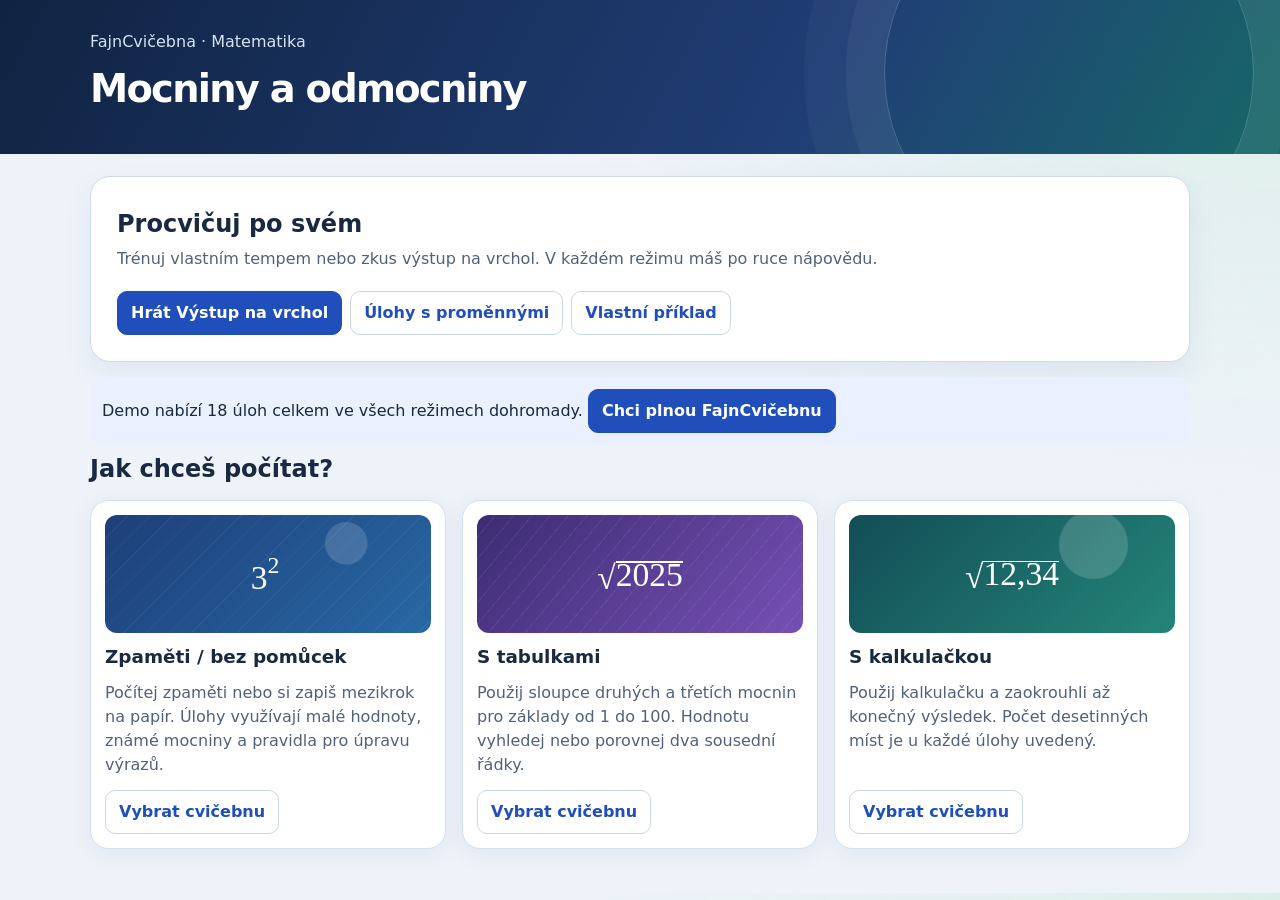
<file: index.html>
<!doctype html>
<html lang="cs"><head><meta charset="utf-8"><meta http-equiv="refresh" content="0;url=mocniny-demo.html"><title>FajnCvičebna</title></head>
<body><a href="mocniny-demo.html">Otevřít demo Mocnin a odmocnin</a></body></html>
</file>
<file: style.css>
:root {
 color-scheme:light;
 --bg:#edf1f8; --card:#fff; --ink:#1b2a45; --muted:#51617b;
 --line:#ccd6e5; --accent:#3654bb; --soft:#eef2ff; --ok:#086948; --bad:#a13524;
 font: 16px/1.5 system-ui,sans-serif;
}
* {box-sizing:border-box}
body {margin:0;background:var(--bg);color:var(--ink)}
header {background:linear-gradient(115deg,#142444,#33406f 65%,#3a6983);color:#fff}
header div, main {width:min(100%,1160px);padding:22px clamp(14px,4vw,30px);margin:auto}
header p {margin:0;color:#d6e3f5}
h1 {font-size:clamp(1.6rem,4vw,2.4rem);margin:.16em 0}
h2 {line-height:1.2;margin:.3em 0}
a {color:var(--accent)}
button,select,input {font:inherit;color:inherit}
button,.button,select {display:inline-flex;align-items:center;justify-content:center;min-height:44px;padding:8px 13px;border:1px solid var(--line);border-radius:10px;background:var(--card);cursor:pointer;text-decoration:none;font-weight:650}
button:hover, .button:hover {border-color:var(--accent)}
.primary {background:var(--accent);color:white;border-color:var(--accent)}
:focus-visible {outline:3px solid #bd6a16;outline-offset:3px}
[hidden] {display:none!important}
.grid {display:grid;grid-template-columns:repeat(auto-fit,minmax(min(100%,240px),1fr));gap:16px;margin-top:16px}
.panel {min-width:0;background:var(--card);border:1px solid var(--line);box-shadow:0 5px 25px #182a4210;border-radius:18px;padding:18px}
.tile {display:flex;flex-direction:column;gap:10px}
.tile h2 {font-size:1.15rem;margin:0}
.tile .button {align-self:start;margin-top:auto}
.art {display:grid;place-items:center;min-height:78px;background:linear-gradient(145deg,#234765,#40699e);color:#fff;border-radius:12px;font-size:1.65rem}
.tile:nth-child(3n+2) .art {background:linear-gradient(145deg,#403468,#765da8)}
.tile:nth-child(3n) .art {background:linear-gradient(145deg,#1e5958,#387d71)}
.row {display:flex;gap:8px;align-items:center;flex-wrap:wrap}
.toolbar {justify-content:space-between;margin-bottom:14px}
.layout {display:grid;grid-template-columns:minmax(0,1.45fr) minmax(0,1fr);gap:16px;align-items:start}
.notice,.expression {background:var(--soft);border-radius:12px;padding:12px;margin:10px 0}
.expression {font-size:clamp(1.25rem,3.3vw,1.9rem);text-align:center;overflow:auto}
math {font-family:math,serif}
input {width:100%;min-height:48px;border:2px solid var(--accent);border-radius:10px;padding:8px 12px;font-size:1.16rem}
.feedback {min-height:28px;margin:10px 0}
.feedback[data-status=correct] {color:var(--ok);font-weight:bold}
.feedback[data-status=wrong],.feedback[data-status=form] {color:var(--bad)}
.muted,small {color:var(--muted)}
dt {font-weight:650}
dd {margin:0 0 10px}
@media(max-width:680px) {.layout {grid-template-columns:1fr} .panel {padding:14px}}

:root {--bg:#eef3fa;--ink:#182941;--accent:#204ebb;--soft:#eaf0fe}
body {background:radial-gradient(ellipse at 100% 0,#dceee8,transparent 45rem),var(--bg)}
header {background:linear-gradient(118deg,#102342,#203e76 64%,#176767);position:relative;overflow:hidden}
header div {padding-block:30px;position:relative;z-index:1}
header::after {content:"";position:absolute;right:2%;top:-7rem;width:23rem;height:23rem;border:1px solid #ffffff35;border-radius:50%;box-shadow:0 0 0 2.4rem #ffffff0b,0 0 0 5rem #ffffff08;pointer-events:none}
header h1 {font-weight:800;letter-spacing:-.045em}
main {padding-bottom:44px}
.welcome {display:flex;flex-wrap:wrap;align-items:center;justify-content:space-between;gap:12px;padding:clamp(15px,3vw,26px);border-radius:20px;background:#fff;border:1px solid #cbdbeb;box-shadow:0 12px 30px #29496c12;margin-bottom:15px}
.welcome p {margin:.5em 0;color:var(--muted)}
.tile {padding:14px;border-color:#d2dfed;gap:13px}
.tile p {margin:0;color:var(--muted)}
.tile .art {min-height:118px;font-size:2.1rem;background-image:radial-gradient(circle at 74% 24%,#ffffff26 0 8%,transparent 8.5%),repeating-linear-gradient(135deg,#ffffff0d 0 1px,transparent 1px 16px),linear-gradient(135deg,#1d3f79,#2868a4)}
.tile:nth-child(3n+2) .art {background-image:repeating-linear-gradient(130deg,#ffffff12 0 1px,transparent 1px 14px),linear-gradient(135deg,#3c2c73,#7650b4)}
.tile:nth-child(3n) .art {background-image:radial-gradient(circle at 75% 25%,#ffffff29 0 13%,transparent 13.5%),linear-gradient(135deg,#124d56,#248579)}
.expression {background:linear-gradient(135deg,#edf1ff,#e7f6f4);border:1px solid #d4e3ef;padding:20px 12px}
.coach {margin:12px 0 16px;padding:4px 12px;background:#fff3dc;border:1px solid #f0d8a5;border-radius:12px;color:#593c11}
.coach summary {min-height:36px;padding:6px 0;font-weight:750;cursor:pointer}
.coach p {margin:0 0 10px}
.game-card {padding:16px;background:linear-gradient(150deg,#142b48,#174e51);border-radius:14px;color:#fff;margin:0 0 16px}
.game-card h2 {margin:0 0 8px}
.game-card p {margin:4px 0 8px}
.game-card small {color:#deeee9}
.game-card progress {width:100%;height:13px;accent-color:#7ee4ad}
.route-stops {display:grid;gap:6px;grid-template-columns:repeat(auto-fit,minmax(95px,1fr));list-style:none;padding:0;margin:10px 0}
.route-stops li {font-size:.82rem;border:1px solid #a1cfc570;border-radius:8px;padding:5px 8px}
.route-stops .reached {background:#c9f1dd;color:#123d35;font-weight:750}
.steps {margin:12px 0;padding:10px 12px 10px 34px;border-left:3px solid #339572;background:#eaf7f0;border-radius:8px;overflow-wrap:anywhere}
.feedback[data-status=step],.feedback[data-status=form] {color:var(--ok)}
.feedback[data-status=invalid] {color:var(--bad)}
.custom {max-width:760px;margin:14px 0}
.custom form .row {margin:12px 0}
.custom #custom-output button {margin-top:8px}
.custom #custom-output li {margin-block:5px}

.power-table {background:#fffcf3;color:#293443;border:1px solid #dfd7c6;border-radius:12px;margin:0 0 16px}
.power-table>summary {font-weight:750;cursor:pointer;min-height:44px;padding:10px 12px}
.power-table[open]>summary {border-bottom:1px solid #e5ddcd}
.power-table-content {padding:0 10px 10px}
.power-table-content>p {font-size:.88rem;margin:10px 0}
.table-search {margin:0 0 10px}
.table-search>summary {cursor:pointer;color:#204b92;font-weight:650;min-height:36px;padding-block:6px}
.table-search .row {margin-top:8px}
.table-fields {display:grid;grid-template-columns:repeat(auto-fit,minmax(min(100%,145px),1fr));gap:8px}
.table-fields label {display:grid;gap:4px;font-size:.86rem;font-weight:650;min-width:0}
.table-fields select,.table-fields input {width:100%;min-width:0;font-size:1rem;padding:6px}
.table-status {margin:8px 0;font-size:.88rem}
.table-status:empty {display:none}
.table-scroll {max-height:clamp(220px,44dvh,420px);overflow:auto;border:1px solid #dfd7c6;border-radius:8px;scrollbar-color:#a8a29b #f6f1e5}
.power-table table {width:100%;border-spacing:0;table-layout:fixed;font-variant-numeric:tabular-nums;font-size:.95rem}
.power-table caption {padding:5px 8px;text-align:left;color:#526075;font-size:.83rem;background:#fcf7ea}
.power-table thead th {position:sticky;top:0;z-index:1;text-align:right;background:#e5e8ee;border-bottom:1px solid #aeb8c7}
.power-table th,.power-table td {padding:5px 10px;text-align:right;border-bottom:1px solid #eae3d3}
.power-table th+th,.power-table td {border-left:1px solid #e6dfd2}
.power-table thead th[data-column="1"] {color:#204a8a;background:#deeafd}
.power-table thead th[data-column="2"] {color:#62408b;background:#ede3fa}
.power-table tbody tr:nth-child(even) {background:#f8f3e8}
.power-table tbody th {font-weight:650}
.power-table .table-marker {visibility:hidden;color:#754900;margin-right:.35em}
.power-table tbody tr.table-match {background:#ffe4a0;color:#432b08}
.power-table .table-match .table-marker {visibility:visible}
@media(max-width:680px) {
 .power-table {margin:12px 0}
 .table-scroll {max-height:min(42dvh,320px)}
}
.continuation {margin:12px 0;padding:10px 12px;border:1px solid #bbdccd;border-left:3px solid #339572;border-radius:9px;background:#eaf7f0;color:#174d3c;overflow-wrap:anywhere}
.continuation ol {margin:4px 0 8px;padding-left:1.6rem;font-variant-numeric:tabular-nums}
.continuation p {margin:0}
.task-help {padding:10px 12px}
.task-help p {margin:4px 0 0}
.task-help-actions {margin:4px 0 12px}
</file>
